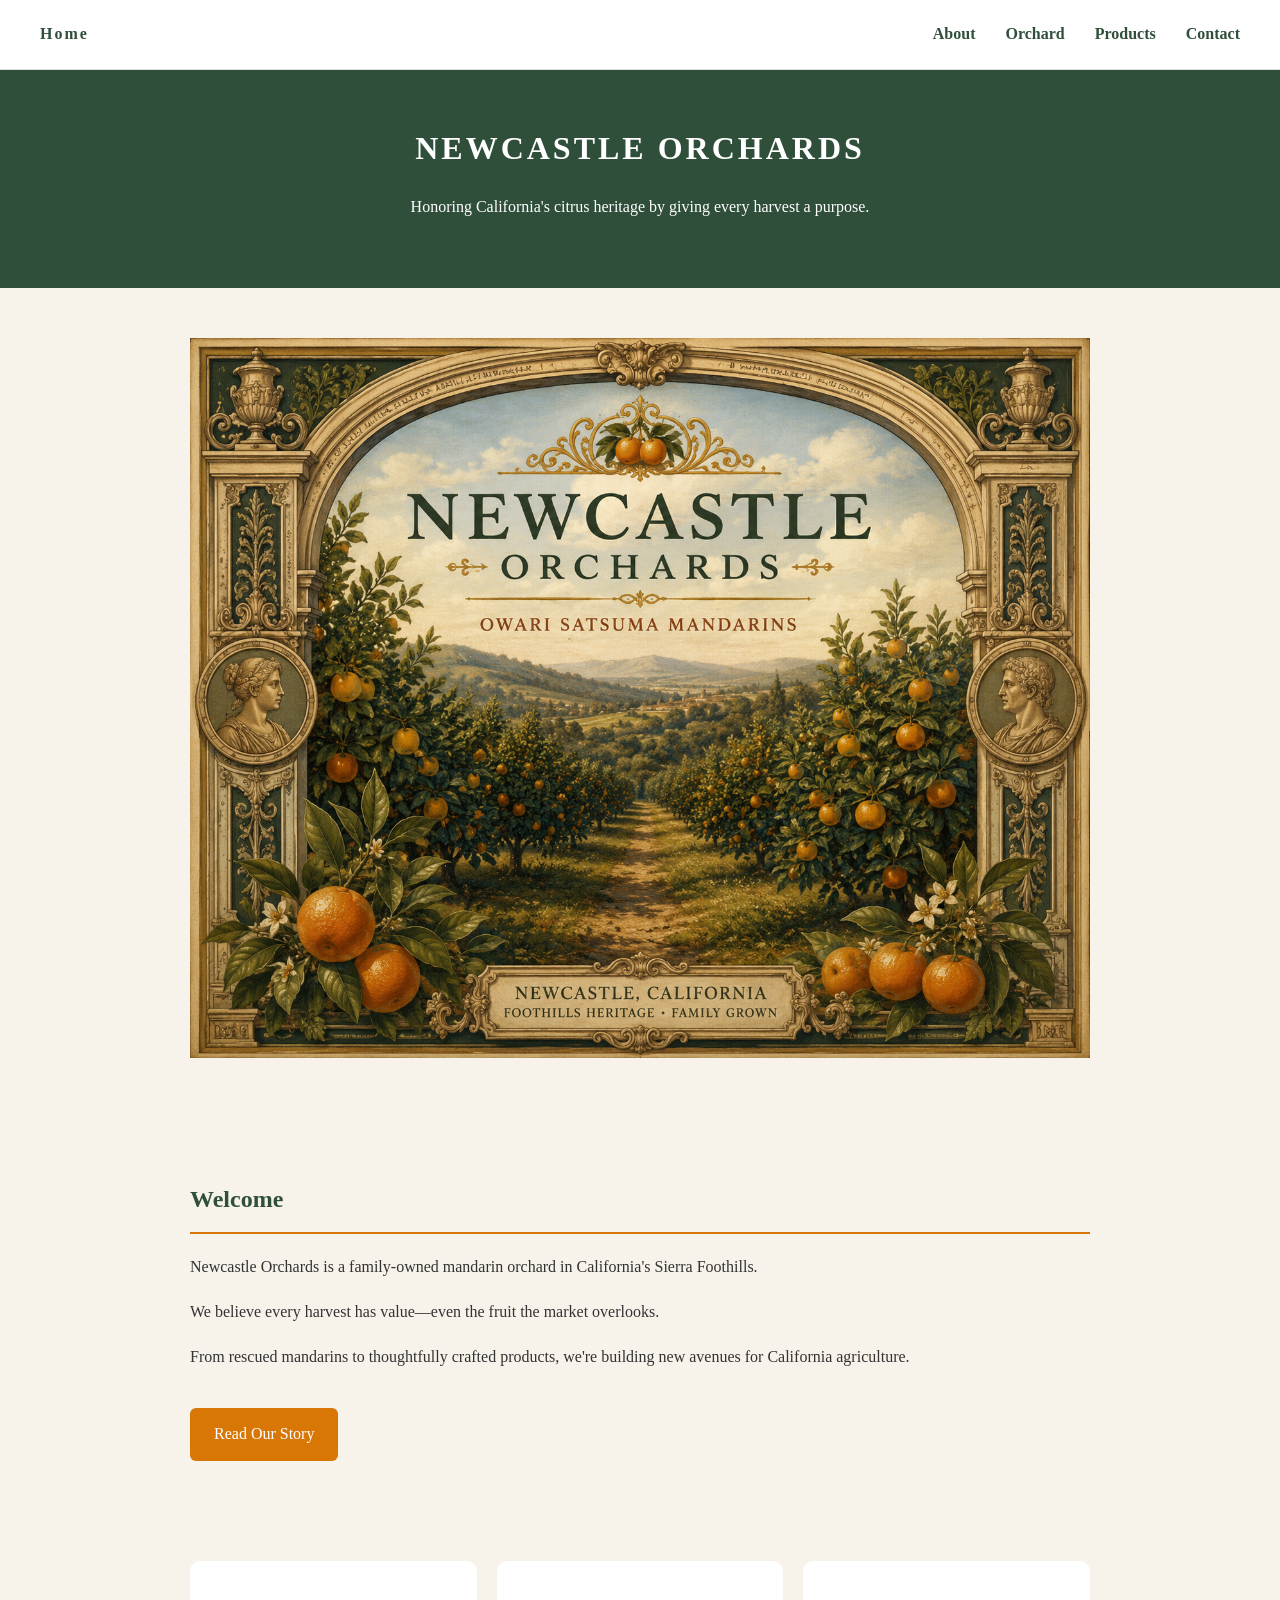
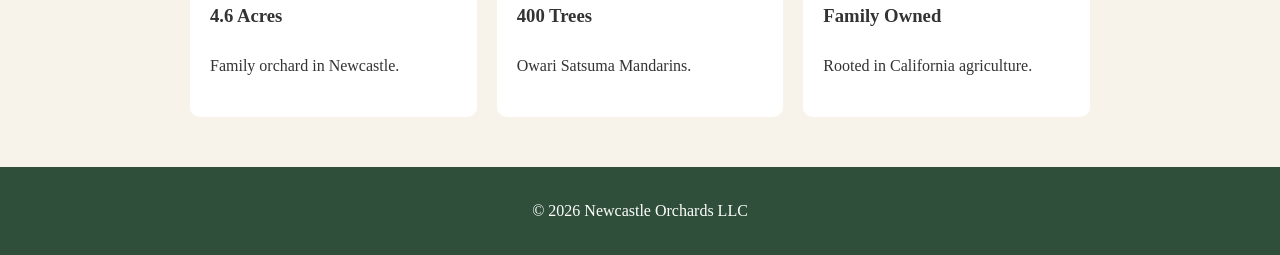
<file: index.html>
<!DOCTYPE html>
<html lang="en">
<head>
    <meta charset="UTF-8">
    <meta name="viewport" content="width=device-width, initial-scale=1.0">
    <title>Newcastle Orchards</title>

    <link rel="stylesheet" href="style.css">
</head>

<body>

<nav>
    <div class="logo">
        <a href="index.html">Home</a>
    </div>

    <ul>
        <li><a href="about.html">About</a></li>
        <li><a href="orchard.html">Orchard</a></li>
        <li><a href="products.html">Products</a></li>
        <li><a href="contact.html">Contact</a></li>
    </ul>
</nav>

<header>
    <h1>NEWCASTLE ORCHARDS</h1>

    <p>
        Honoring California's citrus heritage by giving every harvest a purpose.
    </p>
</header>

<section class="hero">
    <img src="images/hero-art.png"
         alt="Newcastle Orchards artwork">
</section>

<section>

    <h2>Welcome</h2>

    <p>
        Newcastle Orchards is a family-owned mandarin orchard in California's Sierra Foothills.
    </p>

    <p>
        We believe every harvest has value—even the fruit the market overlooks.
    </p>

    <p>
        From rescued mandarins to thoughtfully crafted products, we're building
        new avenues for California agriculture.
    </p>

    <a class="button" href="about.html">
        Read Our Story
    </a>

</section>

<section class="facts">

    <div class="fact-grid">

        <div>
            <h3>4.6 Acres</h3>
            <p>Family orchard in Newcastle.</p>
        </div>

        <div>
            <h3>400 Trees</h3>
            <p>Owari Satsuma Mandarins.</p>
        </div>

        <div>
            <h3>Family Owned</h3>
            <p>Rooted in California agriculture.</p>
        </div>

    </div>

</section>

<footer>
    © 2026 Newcastle Orchards LLC
</footer>

</body>
</html>
</file>
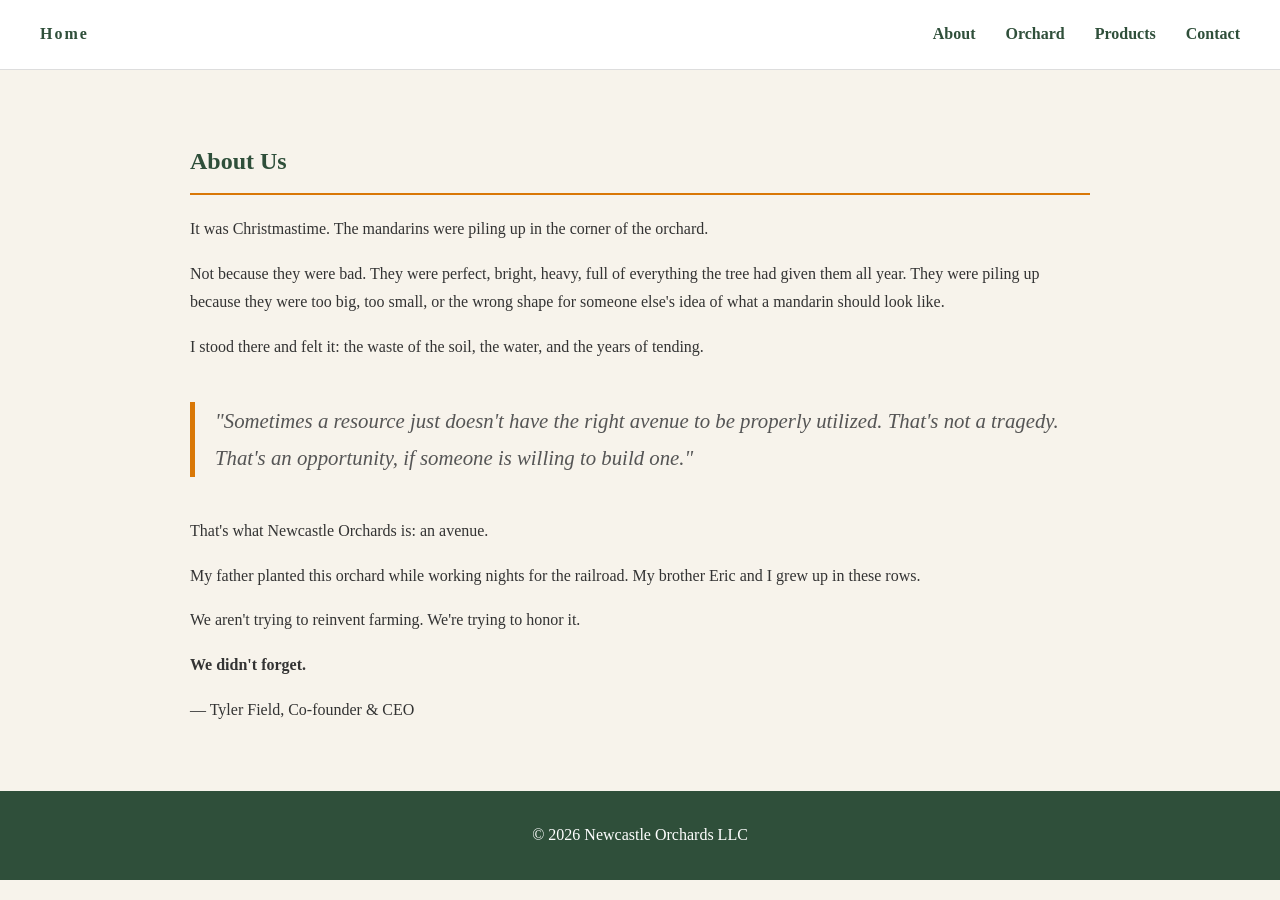
<file: about.html>
<!DOCTYPE html>
<html lang="en">
<head>
    <meta charset="UTF-8">
    <meta name="viewport" content="width=device-width, initial-scale=1.0">
    <title>About Us | Newcastle Orchards</title>

    <link rel="stylesheet" href="style.css">
</head>

<body>

<nav>
    <div class="logo">
        <a href="index.html">Home</a>
    </div>

    <ul>
        <li><a href="about.html">About</a></li>
        <li><a href="orchard.html">Orchard</a></li>
        <li><a href="products.html">Products</a></li>
        <li><a href="contact.html">Contact</a></li>
    </ul>
</nav>

<section>

    <h2>About Us</h2>

    <p>
        It was Christmastime. The mandarins were piling up in the corner of the orchard.
    </p>

    <p>
        Not because they were bad. They were perfect, bright, heavy,
        full of everything the tree had given them all year.
        They were piling up because they were too big, too small,
        or the wrong shape for someone else's idea of what a mandarin
        should look like.
    </p>

    <p>
        I stood there and felt it: the waste of the soil, the water,
        and the years of tending.
    </p>

    <blockquote>
        "Sometimes a resource just doesn't have the right avenue
        to be properly utilized. That's not a tragedy.
        That's an opportunity, if someone is willing to build one."
    </blockquote>

    <p>
        That's what Newcastle Orchards is: an avenue.
    </p>

    <p>
        My father planted this orchard while working nights for the railroad.
        My brother Eric and I grew up in these rows.
    </p>

    <p>
        We aren't trying to reinvent farming.
        We're trying to honor it.
    </p>

    <p><strong>We didn't forget.</strong></p>

    <p>
        — Tyler Field, Co-founder & CEO
    </p>

</section>

<footer>
    © 2026 Newcastle Orchards LLC
</footer>

</body>
</html>
</file>
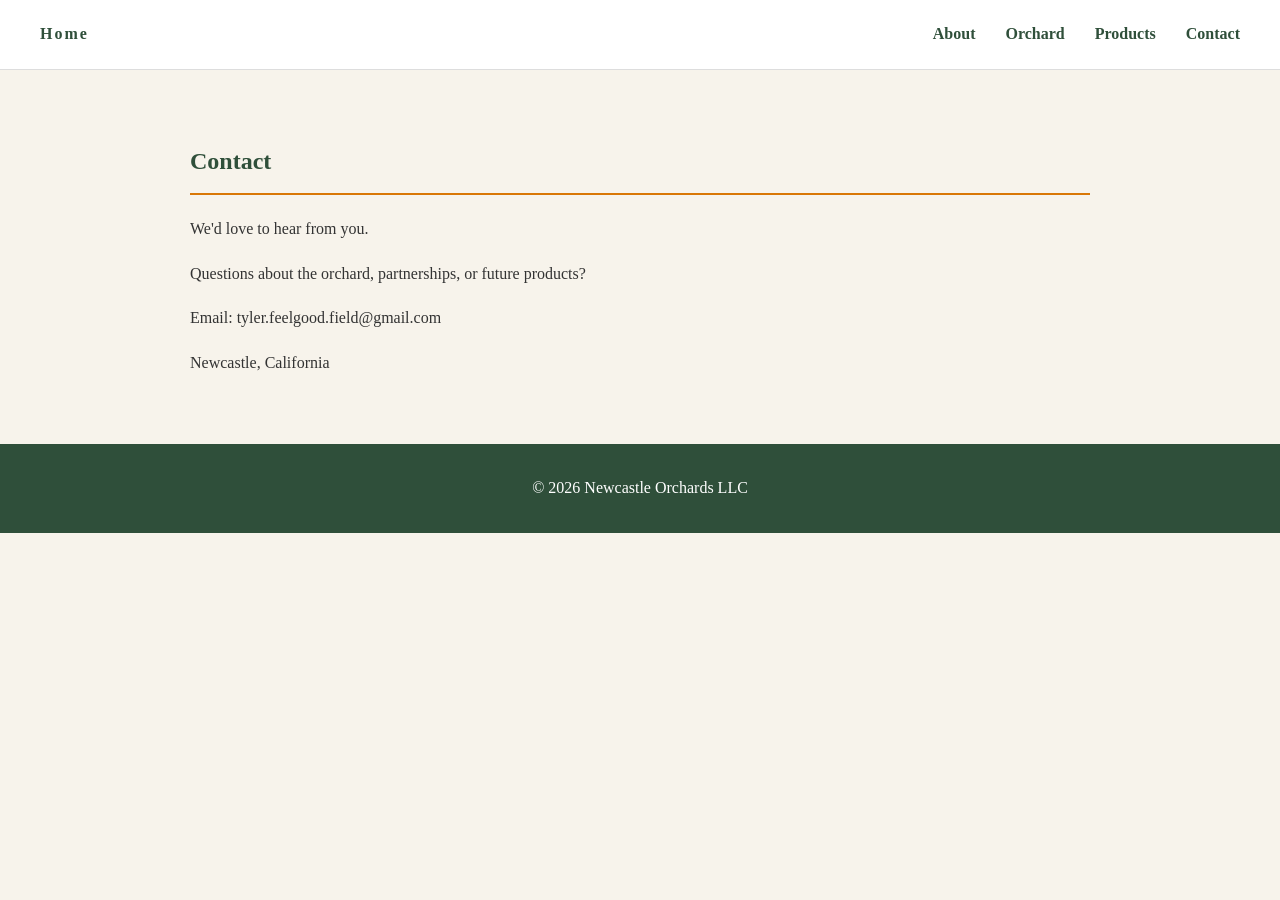
<file: contact.html>
<!DOCTYPE html>
<html lang="en">
<head>
    <meta charset="UTF-8">
    <meta name="viewport" content="width=device-width, initial-scale=1.0">
    <title>Contact | Newcastle Orchards</title>

    <link rel="stylesheet" href="style.css">
</head>

<body>

<nav>
    <div class="logo">
        <a href="index.html">Home</a>
    </div>

    <ul>
        <li><a href="about.html">About</a></li>
        <li><a href="orchard.html">Orchard</a></li>
        <li><a href="products.html">Products</a></li>
        <li><a href="contact.html">Contact</a></li>
    </ul>
</nav>

<section>

    <h2>Contact</h2>

    <p>
        We'd love to hear from you.
    </p>

    <p>
        Questions about the orchard, partnerships,
        or future products?
    </p>

    <p>
        Email: tyler.feelgood.field@gmail.com
    </p>

    <p>
        Newcastle, California
    </p>

</section>

<footer>
    © 2026 Newcastle Orchards LLC
</footer>

</body>
</html>
</file>
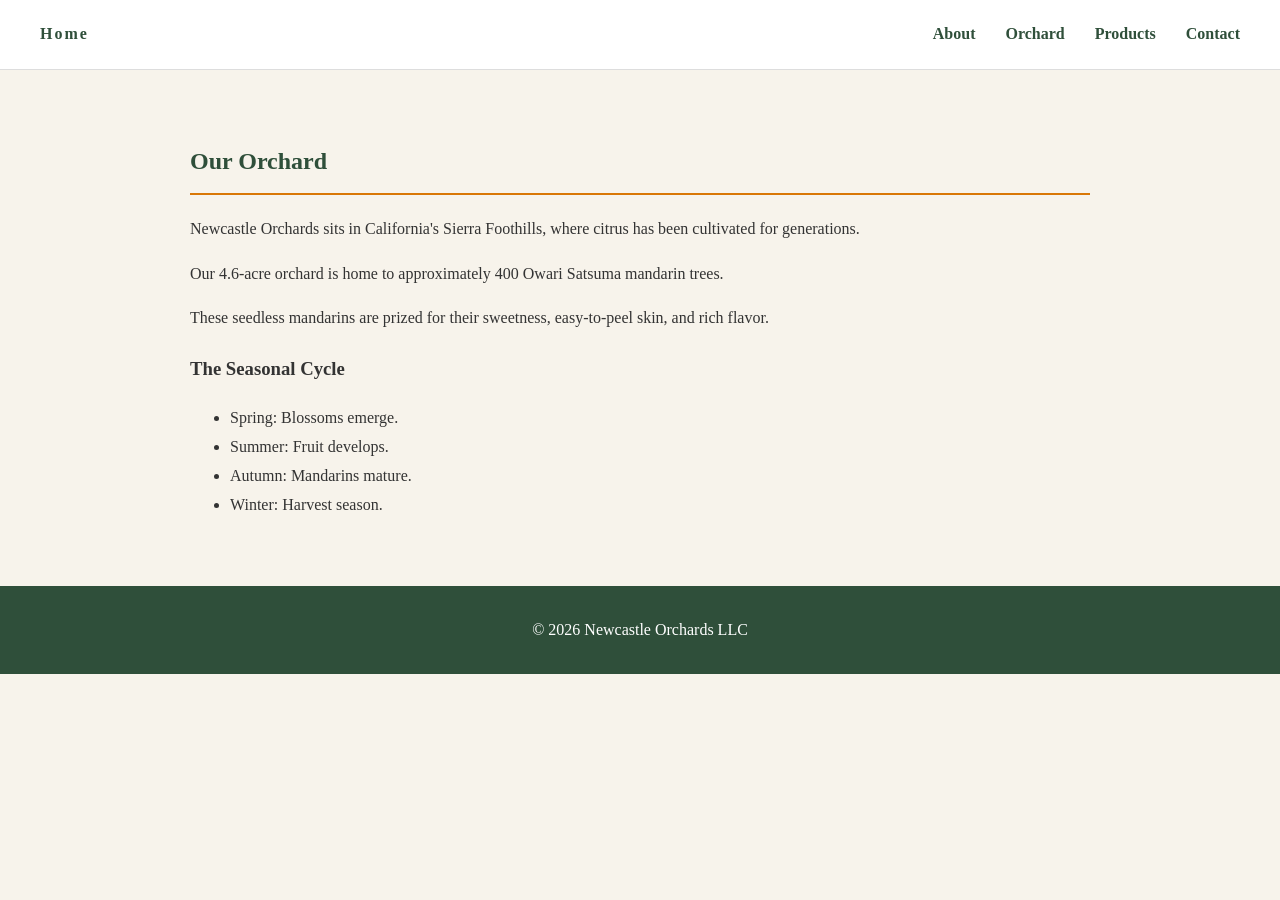
<file: orchard.html>
<!DOCTYPE html>
<html lang="en">
<head>
    <meta charset="UTF-8">
    <meta name="viewport" content="width=device-width, initial-scale=1.0">
    <title>Our Orchard | Newcastle Orchards</title>

    <link rel="stylesheet" href="style.css">
</head>

<body>

<nav>
    <div class="logo">
        <a href="index.html">Home</a>
    </div>

    <ul>
        <li><a href="about.html">About</a></li>
        <li><a href="orchard.html">Orchard</a></li>
        <li><a href="products.html">Products</a></li>
        <li><a href="contact.html">Contact</a></li>
    </ul>
</nav>

<section>

    <h2>Our Orchard</h2>

    <p>
        Newcastle Orchards sits in California's Sierra Foothills,
        where citrus has been cultivated for generations.
    </p>

    <p>
        Our 4.6-acre orchard is home to approximately 400 Owari
        Satsuma mandarin trees.
    </p>

    <p>
        These seedless mandarins are prized for their sweetness,
        easy-to-peel skin, and rich flavor.
    </p>

    <h3>The Seasonal Cycle</h3>

    <ul>
        <li>Spring: Blossoms emerge.</li>
        <li>Summer: Fruit develops.</li>
        <li>Autumn: Mandarins mature.</li>
        <li>Winter: Harvest season.</li>
    </ul>

</section>

<footer>
    © 2026 Newcastle Orchards LLC
</footer>

</body>
</html>
</file>
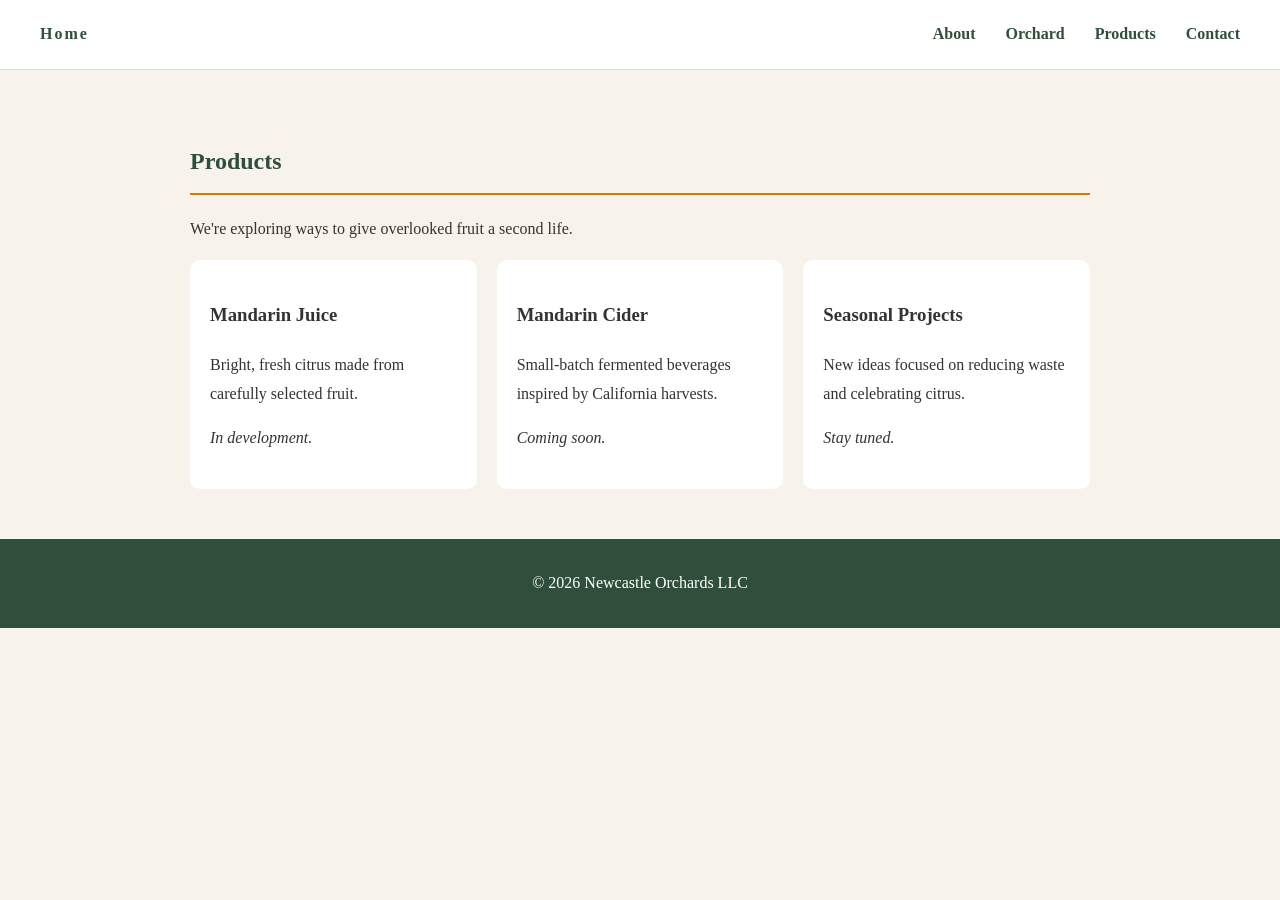
<file: products.html>
<!DOCTYPE html>
<html lang="en">
<head>
    <meta charset="UTF-8">
    <meta name="viewport" content="width=device-width, initial-scale=1.0">
    <title>Products | Newcastle Orchards</title>

    <link rel="stylesheet" href="style.css">
</head>

<body>

<nav>
    <div class="logo">
        <a href="index.html">Home</a>
    </div>

    <ul>
        <li><a href="about.html">About</a></li>
        <li><a href="orchard.html">Orchard</a></li>
        <li><a href="products.html">Products</a></li>
        <li><a href="contact.html">Contact</a></li>
    </ul>
</nav>

<section>

    <h2>Products</h2>

    <p>
        We're exploring ways to give overlooked fruit a second life.
    </p>

    <div class="fact-grid">

        <div>
            <h3>Mandarin Juice</h3>
            <p>Bright, fresh citrus made from carefully selected fruit.</p>
            <p><em>In development.</em></p>
        </div>

        <div>
            <h3>Mandarin Cider</h3>
            <p>Small-batch fermented beverages inspired by California harvests.</p>
            <p><em>Coming soon.</em></p>
        </div>

        <div>
            <h3>Seasonal Projects</h3>
            <p>New ideas focused on reducing waste and celebrating citrus.</p>
            <p><em>Stay tuned.</em></p>
        </div>

    </div>

</section>

<footer>
    © 2026 Newcastle Orchards LLC
</footer>

</body>
</html>
</file>
<file: style.css>
body {
    margin: 0;
    font-family: Georgia, serif;
    background: #F7F3EB;
    color: #333;
    line-height: 1.8;
}

header {
    background: #2F4F3A;
    color: white;
    text-align: center;
    padding: 50px 20px;
}

header h1 {
    margin: 0;
    letter-spacing: 3px;
}

.hero img {
    width: 100%;
    display: block;
}

section {
    max-width: 900px;
    margin: auto;
    padding: 50px 25px;
}

h2 {
    color: #2F4F3A;
    border-bottom: 2px solid #D97706;
    padding-bottom: 10px;
}

blockquote {
    font-style: italic;
    font-size: 1.3em;
    border-left: 5px solid #D97706;
    padding-left: 20px;
    margin: 40px 0;
    color: #555;
}

.fact-grid {
    display: flex;
    gap: 20px;
    flex-wrap: wrap;
}

.fact-grid div {
    flex: 1;
    min-width: 200px;
    background: white;
    padding: 20px;
    border-radius: 10px;
}

footer {
    text-align: center;
    padding: 30px;
    background: #2F4F3A;
    color: white;
}

@media (max-width: 700px) {
    .fact-grid {
        flex-direction: column;
    }
}

nav {
    background: white;
    padding: 20px 40px;

    display: flex;
    justify-content: space-between;
    align-items: center;

    border-bottom: 1px solid #ddd;
}

nav ul {
    list-style: none;

    display: flex;
    gap: 30px;

    margin: 0;
    padding: 0;
}

nav a {
    text-decoration: none;
    color: #2F4F3A;
    font-weight: bold;
}

.logo a {
    letter-spacing: 2px;
}

.button {
    display: inline-block;

    margin-top: 20px;
    padding: 12px 24px;

    background: #D97706;
    color: white;

    text-decoration: none;
    border-radius: 6px;
}

.button:hover {
    opacity: 0.9;
}

@media (max-width: 700px) {

    nav {
        flex-direction: column;
        gap: 20px;
    }

    nav ul {
        flex-wrap: wrap;
        justify-content: center;
    }

}
</file>
